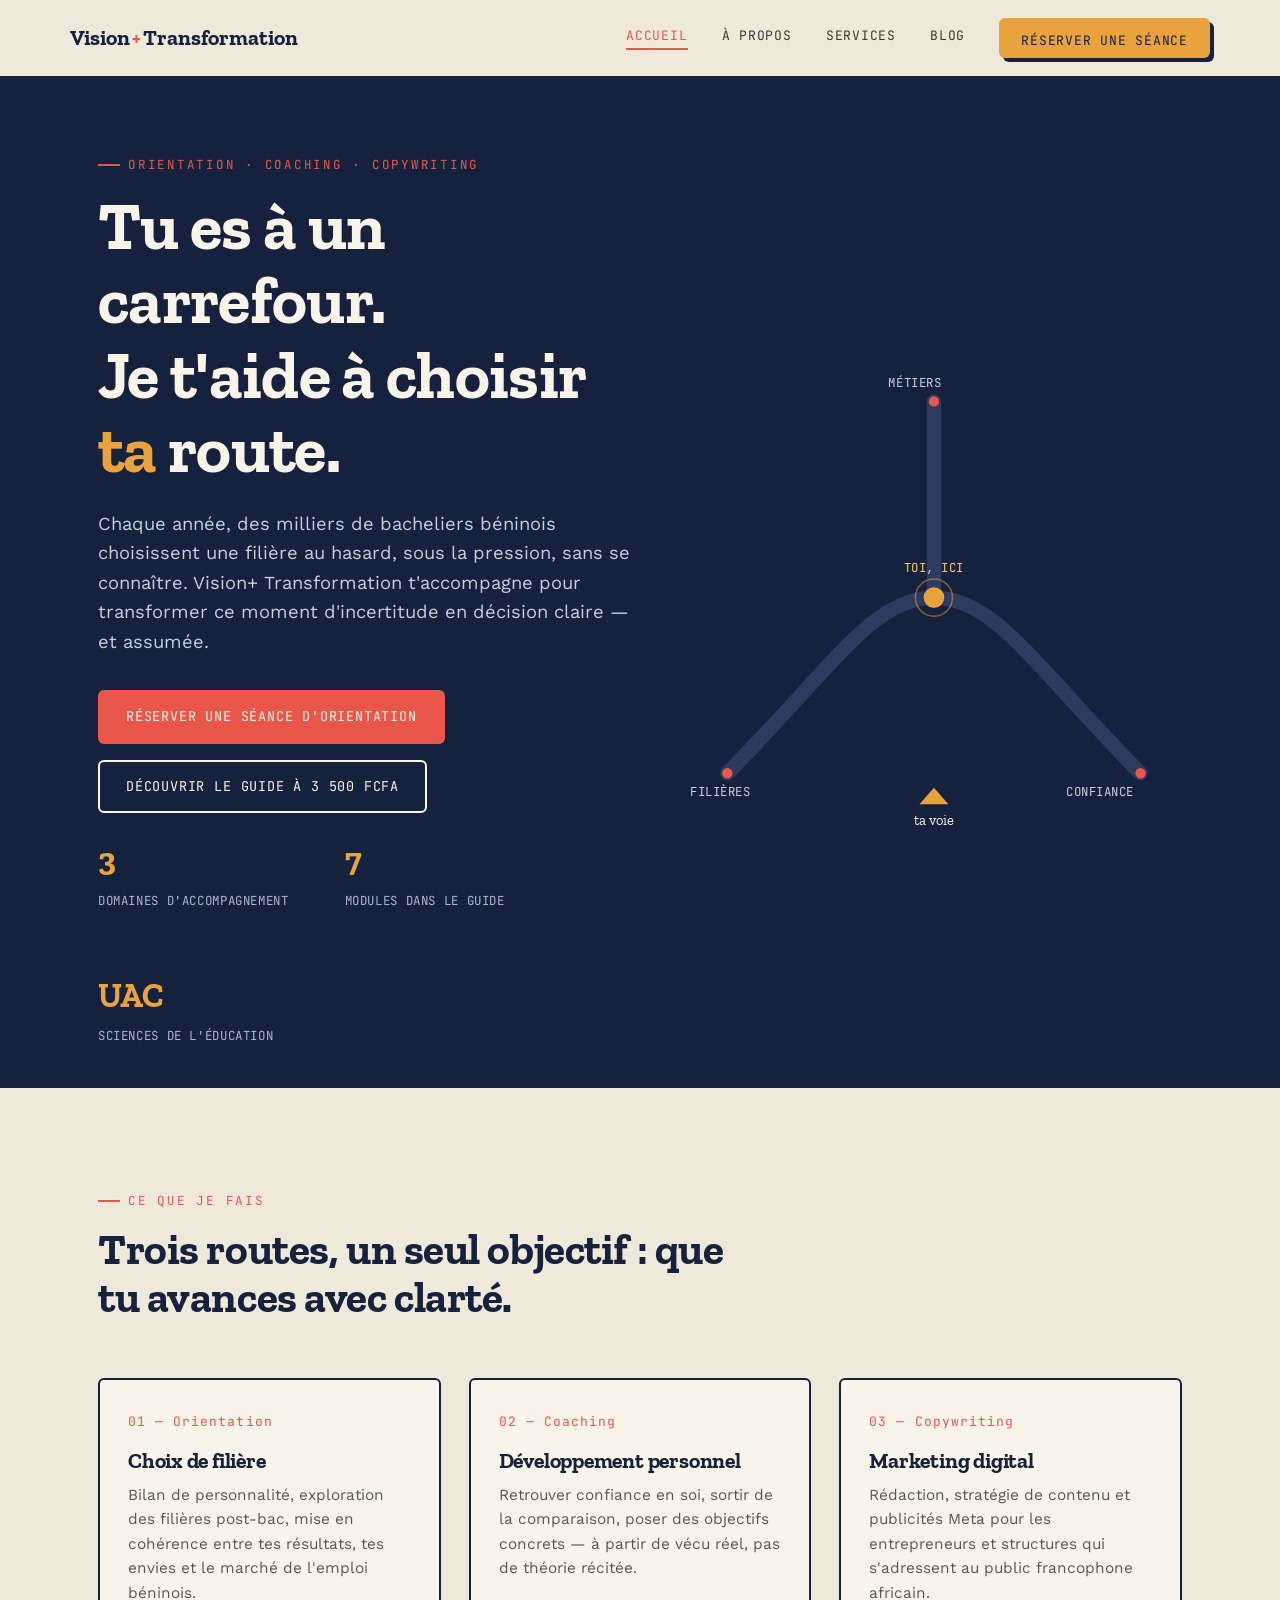
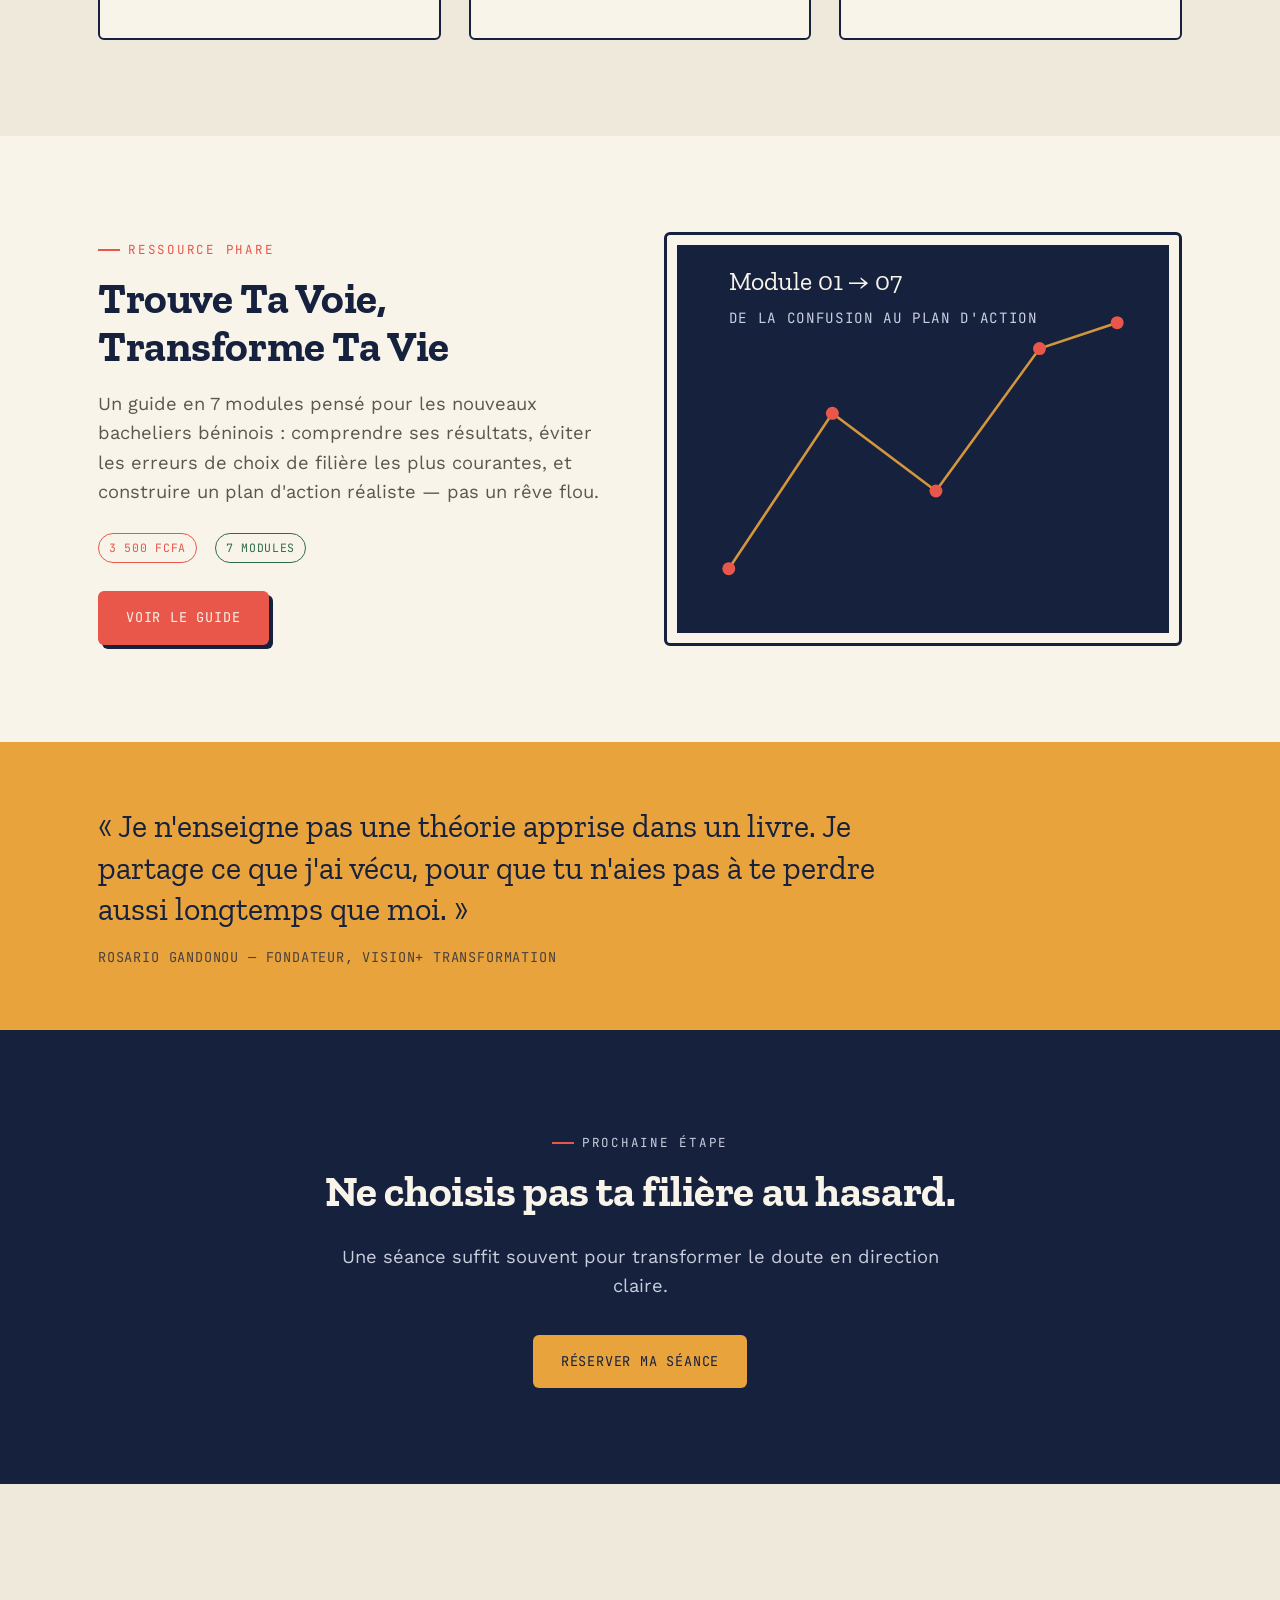
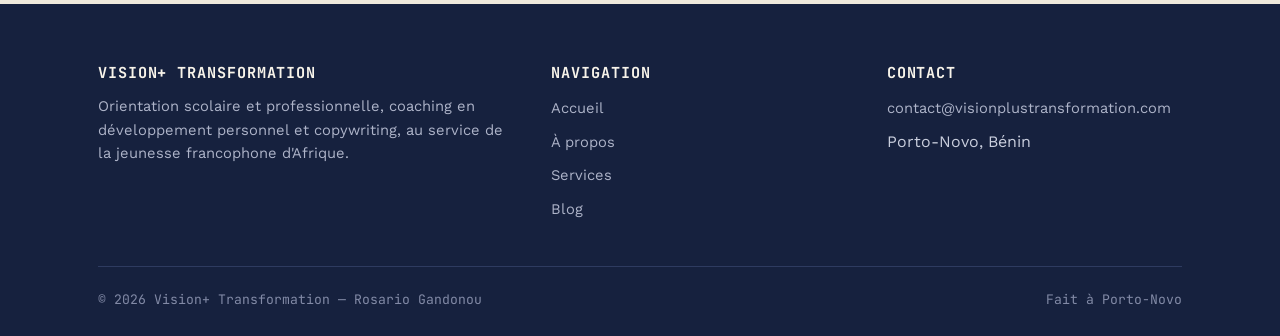
<file: index.html>
<!DOCTYPE html>
<html lang="fr">
<head>
<meta charset="UTF-8">
<meta name="viewport" content="width=device-width, initial-scale=1.0">
<title>Vision+ Transformation — Trouve ta voie, avec Rosario Gandonou</title>
<meta name="description" content="Orientation scolaire et professionnelle, coaching en développement personnel et copywriting pour les jeunes francophones d'Afrique.">
<link rel="preconnect" href="https://fonts.googleapis.com">
<link href="https://fonts.googleapis.com/css2?family=Zilla+Slab:wght@500;600;700&family=Work+Sans:wght@400;500;600;700&family=JetBrains+Mono:wght@500;600&display=swap" rel="stylesheet">
<link rel="stylesheet" href="style.css">
</head>
<body>

<header class="site-header">
  <div class="wrap nav">
    <a href="index.html" class="logo">Vision<span>+</span> Transformation</a>
    <nav class="nav-links">
      <a href="index.html" class="active">Accueil</a>
      <a href="a-propos.html">À propos</a>
      <a href="services.html">Services</a>
      <a href="blog.html">Blog</a>
      <a href="services.html#contact" class="btn btn-gold nav-cta">Réserver une séance</a>
    </nav>
    <button class="nav-toggle" aria-label="Menu">
      <svg width="26" height="20" viewBox="0 0 26 20" fill="none"><path d="M0 1H26M0 10H26M0 19H26" stroke="#16213E" stroke-width="2"/></svg>
    </button>
  </div>
</header>

<!-- HERO : le carrefour -->
<section class="hero">
  <div class="wrap">
    <div>
      <p class="eyebrow">Orientation · Coaching · Copywriting</p>
      <h1>Tu es à un carrefour.<br>Je t'aide à choisir <em>ta</em> route.</h1>
      <p class="lede">Chaque année, des milliers de bacheliers béninois choisissent une filière au hasard, sous la pression, sans se connaître. Vision+ Transformation t'accompagne pour transformer ce moment d'incertitude en décision claire — et assumée.</p>
      <div class="hero-actions">
        <a href="services.html#contact" class="btn btn-primary">Réserver une séance d'orientation</a>
        <a href="services.html#guide" class="btn btn-ghost-light">Découvrir le guide à 3 500 FCFA</a>
      </div>
      <div class="stat-row">
        <div class="stat"><b>3</b><span>Domaines d'accompagnement</span></div>
        <div class="stat"><b>7</b><span>Modules dans le guide</span></div>
        <div class="stat"><b>UAC</b><span>Sciences de l'éducation</span></div>
      </div>
    </div>

    <div>
      <!-- SVG carrefour : routes qui divergent puis se recentrent -->
      <svg viewBox="0 0 480 460" width="100%" height="auto" role="img" aria-label="Illustration d'un carrefour avec trois routes menant à un point de décision">
        <defs>
          <linearGradient id="roadGold" x1="0" y1="0" x2="1" y2="1">
            <stop offset="0" stop-color="#F4C878"/>
            <stop offset="1" stop-color="#E8A33D"/>
          </linearGradient>
        </defs>

        <!-- routes de fond -->
        <path d="M40 400 C 140 300, 180 230, 240 230" stroke="#2E3B60" stroke-width="14" fill="none" stroke-linecap="round"/>
        <path d="M240 40 C 240 120, 240 170, 240 230" stroke="#2E3B60" stroke-width="14" fill="none" stroke-linecap="round"/>
        <path d="M440 400 C 340 300, 300 230, 240 230" stroke="#2E3B60" stroke-width="14" fill="none" stroke-linecap="round"/>

        <!-- route claire : celle qu'on choisit -->
        <path d="M240 230 C 240 300, 240 360, 240 430" stroke="url(#roadGold)" stroke-width="16" fill="none" stroke-linecap="round"/>

        <!-- pointillés de route -->
        <path d="M240 250 L240 420" stroke="#16213E" stroke-width="2" stroke-dasharray="6 10" opacity=".5"/>

        <!-- panneaux -->
        <g font-family="JetBrains Mono, monospace" font-size="12" fill="#C9CEDD">
          <circle cx="40" cy="400" r="5" fill="#E8574A"/>
          <text x="4" y="422" letter-spacing="0.5">FILIÈRES</text>

          <circle cx="240" cy="40" r="5" fill="#E8574A"/>
          <text x="196" y="26" letter-spacing="0.5">MÉTIERS</text>

          <circle cx="440" cy="400" r="5" fill="#E8574A"/>
          <text x="368" y="422" letter-spacing="0.5">CONFIANCE</text>
        </g>

        <!-- point de décision -->
        <circle cx="240" cy="230" r="10" fill="#E8A33D"/>
        <circle cx="240" cy="230" r="18" fill="none" stroke="#E8A33D" stroke-width="1.5" opacity=".5"/>
        <text x="240" y="205" text-anchor="middle" font-family="JetBrains Mono, monospace" font-size="12" fill="#F4C878" letter-spacing="0.5">TOI, ICI</text>

        <!-- destination -->
        <g transform="translate(240,430)">
          <path d="M-14 0 L0 -16 L14 0 Z" fill="#E8A33D"/>
          <text x="0" y="20" text-anchor="middle" font-family="Zilla Slab, serif" font-size="14" fill="#F8F4EA">ta voie</text>
        </g>
      </svg>
    </div>
  </div>
</section>

<!-- CE QUE JE FAIS -->
<section>
  <div class="wrap">
    <div class="section-head">
      <p class="eyebrow">Ce que je fais</p>
      <h2>Trois routes, un seul objectif : que tu avances avec clarté.</h2>
    </div>
    <div class="grid-3">
      <div class="card">
        <span class="num">01 — Orientation</span>
        <h3>Choix de filière</h3>
        <p>Bilan de personnalité, exploration des filières post-bac, mise en cohérence entre tes résultats, tes envies et le marché de l'emploi béninois.</p>
      </div>
      <div class="card">
        <span class="num">02 — Coaching</span>
        <h3>Développement personnel</h3>
        <p>Retrouver confiance en soi, sortir de la comparaison, poser des objectifs concrets — à partir de vécu réel, pas de théorie récitée.</p>
      </div>
      <div class="card">
        <span class="num">03 — Copywriting</span>
        <h3>Marketing digital</h3>
        <p>Rédaction, stratégie de contenu et publicités Meta pour les entrepreneurs et structures qui s'adressent au public francophone africain.</p>
      </div>
    </div>
  </div>
</section>

<!-- LE GUIDE -->
<section class="section-alt" id="guide">
  <div class="wrap grid-2">
    <div>
      <p class="eyebrow">Ressource phare</p>
      <h2>Trouve Ta Voie, Transforme Ta Vie</h2>
      <p class="lede" style="margin:18px 0 26px;">Un guide en 7 modules pensé pour les nouveaux bacheliers béninois : comprendre ses résultats, éviter les erreurs de choix de filière les plus courantes, et construire un plan d'action réaliste — pas un rêve flou.</p>
      <div style="display:flex;align-items:center;gap:18px;">
        <span class="tag tag-coral">3 500 FCFA</span>
        <span class="tag tag-forest">7 modules</span>
      </div>
      <div class="hero-actions" style="margin-top:28px;">
        <a href="services.html#guide" class="btn btn-primary">Voir le guide</a>
      </div>
    </div>
    <div class="portrait-frame">
      <svg viewBox="0 0 380 300" width="100%">
        <rect width="380" height="300" fill="#16213E"/>
        <g stroke="#E8A33D" stroke-width="2" fill="none" opacity="0.9">
          <path d="M40 250 L120 130 L200 190 L280 80 L340 60"/>
        </g>
        <g fill="#E8574A">
          <circle cx="40" cy="250" r="5"/>
          <circle cx="120" cy="130" r="5"/>
          <circle cx="200" cy="190" r="5"/>
          <circle cx="280" cy="80" r="5"/>
          <circle cx="340" cy="60" r="5"/>
        </g>
        <text x="40" y="35" font-family="Zilla Slab, serif" font-size="20" fill="#F8F4EA">Module 01 → 07</text>
        <text x="40" y="60" font-family="JetBrains Mono, monospace" font-size="11" fill="#C9CEDD" letter-spacing="0.5">DE LA CONFUSION AU PLAN D'ACTION</text>
      </svg>
    </div>
  </div>
</section>

<!-- QUOTE / PHILOSOPHIE -->
<section class="quote-strip">
  <div class="wrap">
    <blockquote>
      « Je n'enseigne pas une théorie apprise dans un livre. Je partage ce que j'ai vécu, pour que tu n'aies pas à te perdre aussi longtemps que moi. »
      <cite>Rosario Gandonou — Fondateur, Vision+ Transformation</cite>
    </blockquote>
  </div>
</section>

<!-- CTA FINAL -->
<section class="section-dark">
  <div class="wrap" style="text-align:center;">
    <p class="eyebrow" style="justify-content:center;">Prochaine étape</p>
    <h2 style="max-width:640px;margin:0 auto 26px;">Ne choisis pas ta filière au hasard.</h2>
    <p class="lede" style="margin:0 auto 34px;color:#C9CEDD;">Une séance suffit souvent pour transformer le doute en direction claire.</p>
    <a href="services.html#contact" class="btn btn-gold">Réserver ma séance</a>
  </div>
</section>

<footer class="site-footer">
  <div class="wrap">
    <div class="footer-grid">
      <div>
        <h4>Vision+ Transformation</h4>
        <p>Orientation scolaire et professionnelle, coaching en développement personnel et copywriting, au service de la jeunesse francophone d'Afrique.</p>
      </div>
      <div>
        <h4>Navigation</h4>
        <ul>
          <li><a href="index.html">Accueil</a></li>
          <li><a href="a-propos.html">À propos</a></li>
          <li><a href="services.html">Services</a></li>
          <li><a href="blog.html">Blog</a></li>
        </ul>
      </div>
      <div>
        <h4>Contact</h4>
        <ul>
          <li><a href="mailto:contact@visionplustransformation.com">contact@visionplustransformation.com</a></li>
          <li>Porto-Novo, Bénin</li>
        </ul>
      </div>
    </div>
    <div class="footer-bottom">
      <span>© <span data-year></span> Vision+ Transformation — Rosario Gandonou</span>
      <span>Fait à Porto-Novo</span>
    </div>
  </div>
</footer>

<script src="script.js"></script>
</body>
</html>
</file>
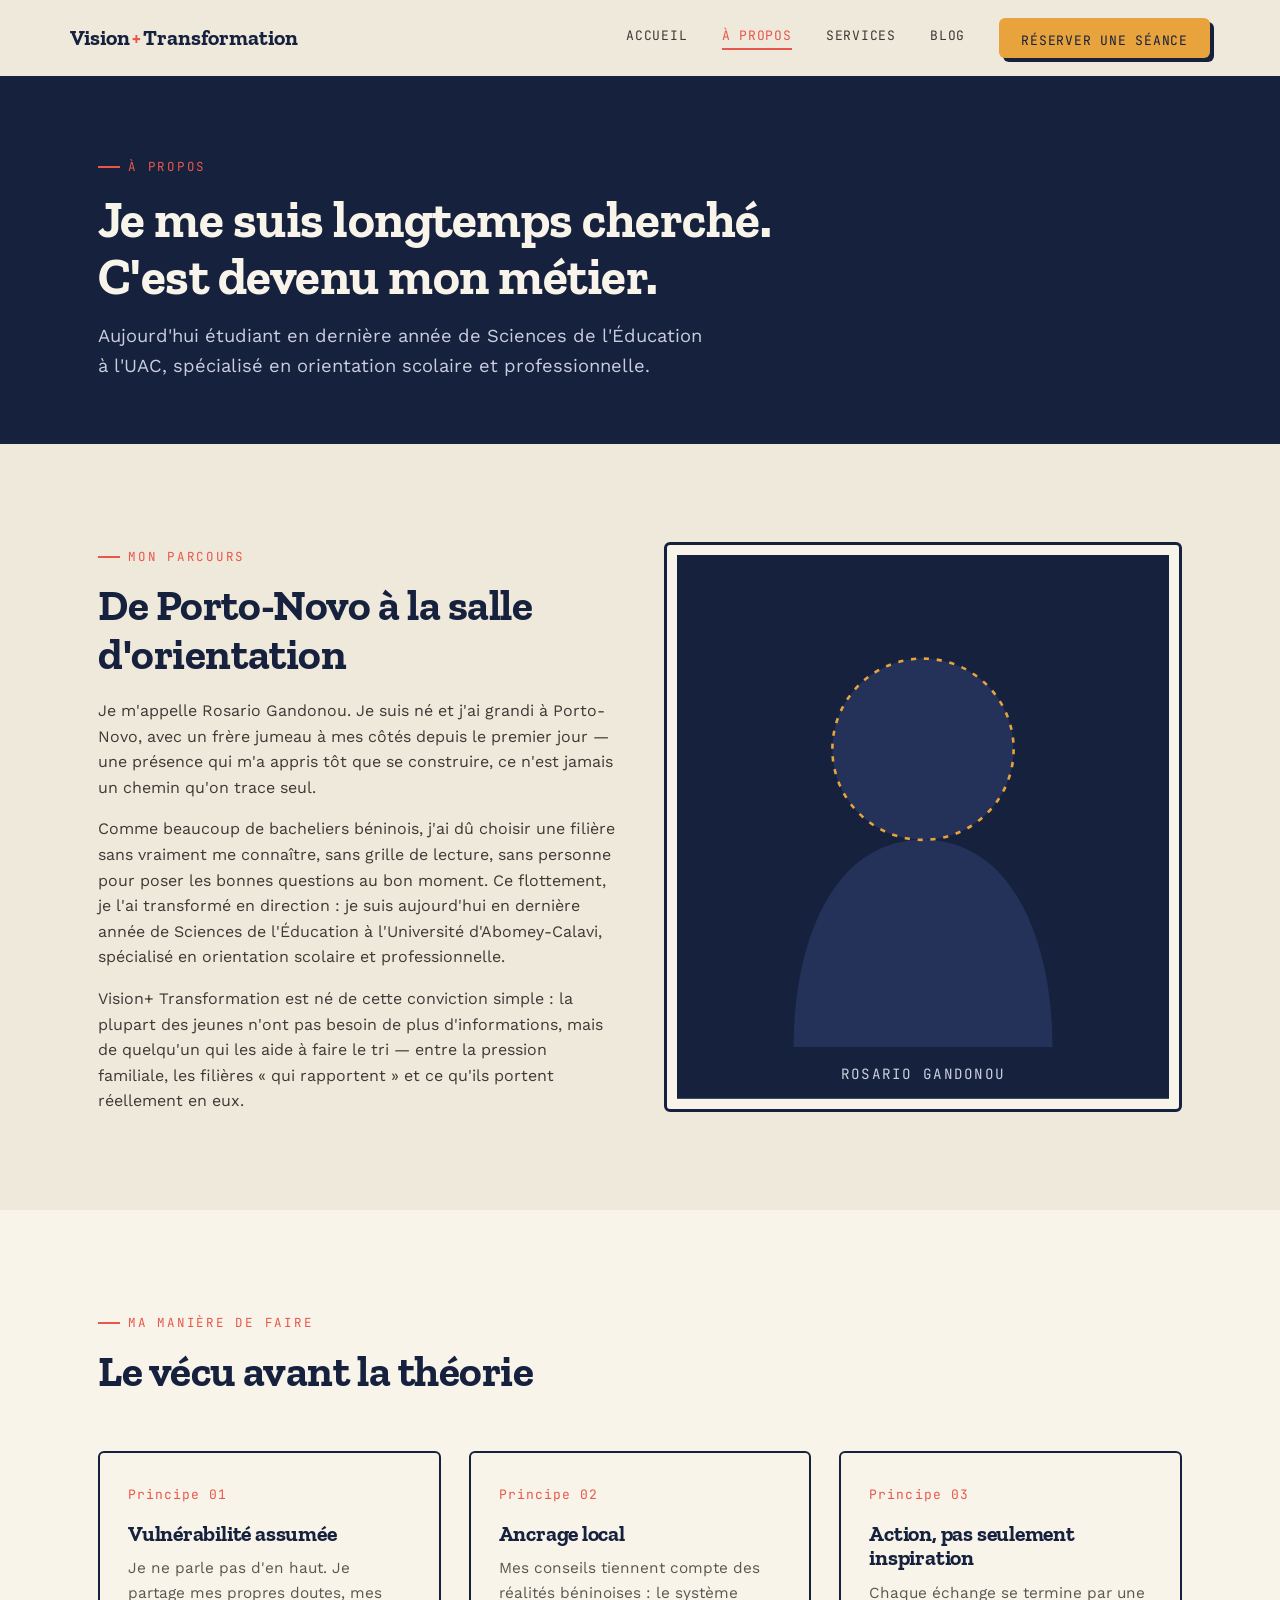
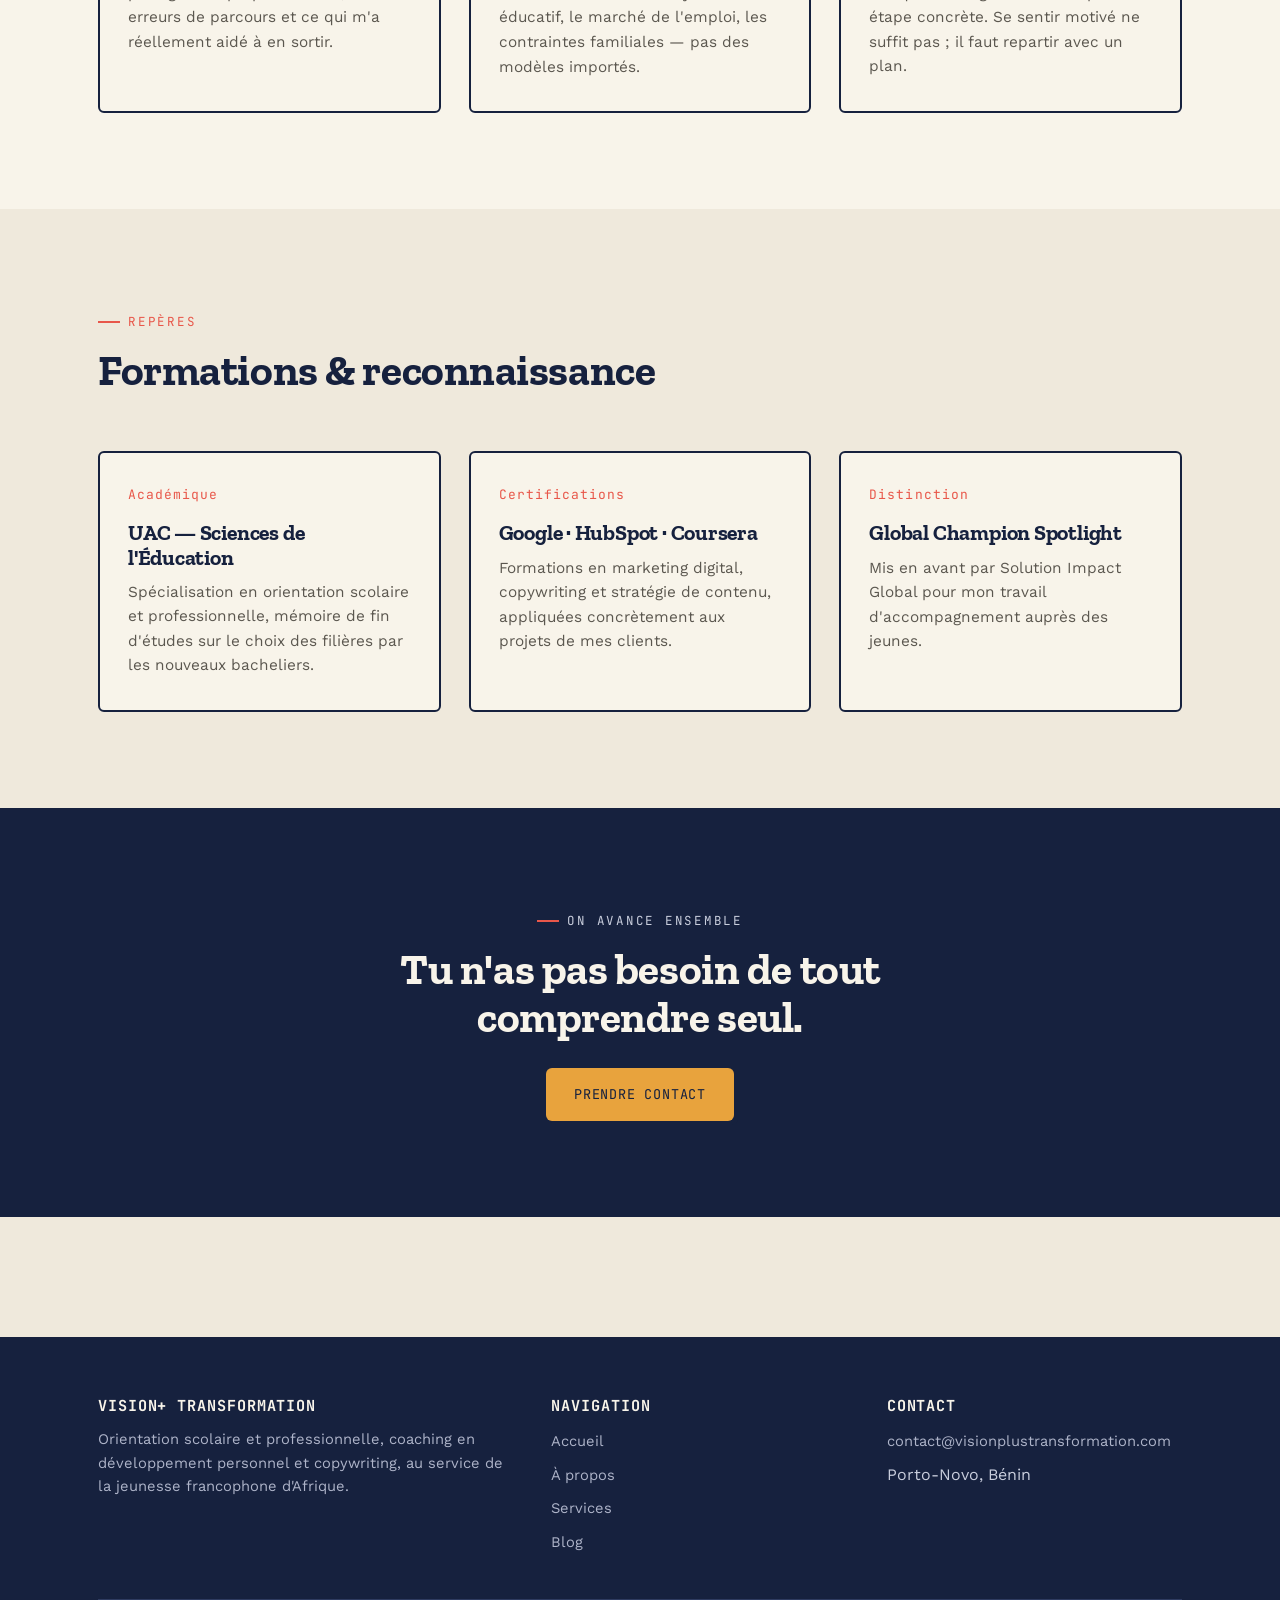
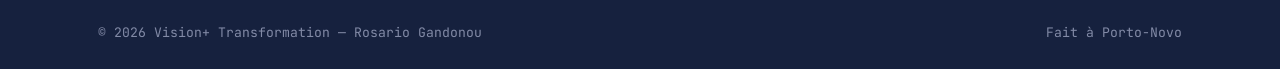
<file: a-propos.html>
<!DOCTYPE html>
<html lang="fr">
<head>
<meta charset="UTF-8">
<meta name="viewport" content="width=device-width, initial-scale=1.0">
<title>À propos — Vision+ Transformation</title>
<meta name="description" content="L'histoire de Rosario Gandonou, fondateur de Vision+ Transformation : de l'incertitude au métier d'orienter les autres.">
<link rel="preconnect" href="https://fonts.googleapis.com">
<link href="https://fonts.googleapis.com/css2?family=Zilla+Slab:wght@500;600;700&family=Work+Sans:wght@400;500;600;700&family=JetBrains+Mono:wght@500;600&display=swap" rel="stylesheet">
<link rel="stylesheet" href="style.css">
</head>
<body>

<header class="site-header">
  <div class="wrap nav">
    <a href="index.html" class="logo">Vision<span>+</span> Transformation</a>
    <nav class="nav-links">
      <a href="index.html">Accueil</a>
      <a href="a-propos.html" class="active">À propos</a>
      <a href="services.html">Services</a>
      <a href="blog.html">Blog</a>
      <a href="services.html#contact" class="btn btn-gold nav-cta">Réserver une séance</a>
    </nav>
    <button class="nav-toggle" aria-label="Menu">
      <svg width="26" height="20" viewBox="0 0 26 20" fill="none"><path d="M0 1H26M0 10H26M0 19H26" stroke="#16213E" stroke-width="2"/></svg>
    </button>
  </div>
</header>

<section class="page-hero">
  <div class="wrap">
    <p class="eyebrow">À propos</p>
    <h1>Je me suis longtemps cherché.<br>C'est devenu mon métier.</h1>
    <p class="lede">Aujourd'hui étudiant en dernière année de Sciences de l'Éducation à l'UAC, spécialisé en orientation scolaire et professionnelle.</p>
  </div>
</section>

<section>
  <div class="wrap grid-2">
    <div>
      <p class="eyebrow">Mon parcours</p>
      <h2>De Porto-Novo à la salle d'orientation</h2>
      <p style="margin-top:20px;">Je m'appelle Rosario Gandonou. Je suis né et j'ai grandi à Porto-Novo, avec un frère jumeau à mes côtés depuis le premier jour — une présence qui m'a appris tôt que se construire, ce n'est jamais un chemin qu'on trace seul.</p>
      <p style="margin-top:16px;">Comme beaucoup de bacheliers béninois, j'ai dû choisir une filière sans vraiment me connaître, sans grille de lecture, sans personne pour poser les bonnes questions au bon moment. Ce flottement, je l'ai transformé en direction : je suis aujourd'hui en dernière année de Sciences de l'Éducation à l'Université d'Abomey-Calavi, spécialisé en orientation scolaire et professionnelle.</p>
      <p style="margin-top:16px;">Vision+ Transformation est né de cette conviction simple : la plupart des jeunes n'ont pas besoin de plus d'informations, mais de quelqu'un qui les aide à faire le tri — entre la pression familiale, les filières « qui rapportent » et ce qu'ils portent réellement en eux.</p>
    </div>
    <div class="portrait-frame">
      <svg viewBox="0 0 380 420" width="100%">
        <rect width="380" height="420" fill="#16213E"/>
        <circle cx="190" cy="150" r="70" fill="#24325A"/>
        <path d="M190 220 C 120 220, 90 300, 90 380 L290 380 C 290 300, 260 220, 190 220 Z" fill="#24325A"/>
        <circle cx="190" cy="150" r="70" fill="none" stroke="#E8A33D" stroke-width="2" stroke-dasharray="4 6"/>
        <text x="190" y="405" text-anchor="middle" font-family="JetBrains Mono, monospace" font-size="11" fill="#C9CEDD" letter-spacing="1">ROSARIO GANDONOU</text>
      </svg>
    </div>
  </div>
</section>

<section class="section-alt">
  <div class="wrap">
    <div class="section-head">
      <p class="eyebrow">Ma manière de faire</p>
      <h2>Le vécu avant la théorie</h2>
    </div>
    <div class="grid-3">
      <div class="card">
        <span class="num">Principe 01</span>
        <h3>Vulnérabilité assumée</h3>
        <p>Je ne parle pas d'en haut. Je partage mes propres doutes, mes erreurs de parcours et ce qui m'a réellement aidé à en sortir.</p>
      </div>
      <div class="card">
        <span class="num">Principe 02</span>
        <h3>Ancrage local</h3>
        <p>Mes conseils tiennent compte des réalités béninoises : le système éducatif, le marché de l'emploi, les contraintes familiales — pas des modèles importés.</p>
      </div>
      <div class="card">
        <span class="num">Principe 03</span>
        <h3>Action, pas seulement inspiration</h3>
        <p>Chaque échange se termine par une étape concrète. Se sentir motivé ne suffit pas ; il faut repartir avec un plan.</p>
      </div>
    </div>
  </div>
</section>

<section>
  <div class="wrap">
    <div class="section-head">
      <p class="eyebrow">Repères</p>
      <h2>Formations & reconnaissance</h2>
    </div>
    <div class="grid-3">
      <div class="card">
        <span class="num">Académique</span>
        <h3>UAC — Sciences de l'Éducation</h3>
        <p>Spécialisation en orientation scolaire et professionnelle, mémoire de fin d'études sur le choix des filières par les nouveaux bacheliers.</p>
      </div>
      <div class="card">
        <span class="num">Certifications</span>
        <h3>Google · HubSpot · Coursera</h3>
        <p>Formations en marketing digital, copywriting et stratégie de contenu, appliquées concrètement aux projets de mes clients.</p>
      </div>
      <div class="card">
        <span class="num">Distinction</span>
        <h3>Global Champion Spotlight</h3>
        <p>Mis en avant par Solution Impact Global pour mon travail d'accompagnement auprès des jeunes.</p>
      </div>
    </div>
  </div>
</section>

<section class="section-dark">
  <div class="wrap" style="text-align:center;">
    <p class="eyebrow" style="justify-content:center;">On avance ensemble</p>
    <h2 style="max-width:600px;margin:0 auto 26px;">Tu n'as pas besoin de tout comprendre seul.</h2>
    <a href="services.html#contact" class="btn btn-gold">Prendre contact</a>
  </div>
</section>

<footer class="site-footer">
  <div class="wrap">
    <div class="footer-grid">
      <div>
        <h4>Vision+ Transformation</h4>
        <p>Orientation scolaire et professionnelle, coaching en développement personnel et copywriting, au service de la jeunesse francophone d'Afrique.</p>
      </div>
      <div>
        <h4>Navigation</h4>
        <ul>
          <li><a href="index.html">Accueil</a></li>
          <li><a href="a-propos.html">À propos</a></li>
          <li><a href="services.html">Services</a></li>
          <li><a href="blog.html">Blog</a></li>
        </ul>
      </div>
      <div>
        <h4>Contact</h4>
        <ul>
          <li><a href="mailto:contact@visionplustransformation.com">contact@visionplustransformation.com</a></li>
          <li>Porto-Novo, Bénin</li>
        </ul>
      </div>
    </div>
    <div class="footer-bottom">
      <span>© <span data-year></span> Vision+ Transformation — Rosario Gandonou</span>
      <span>Fait à Porto-Novo</span>
    </div>
  </div>
</footer>

<script src="script.js"></script>
</body>
</html>
</file>
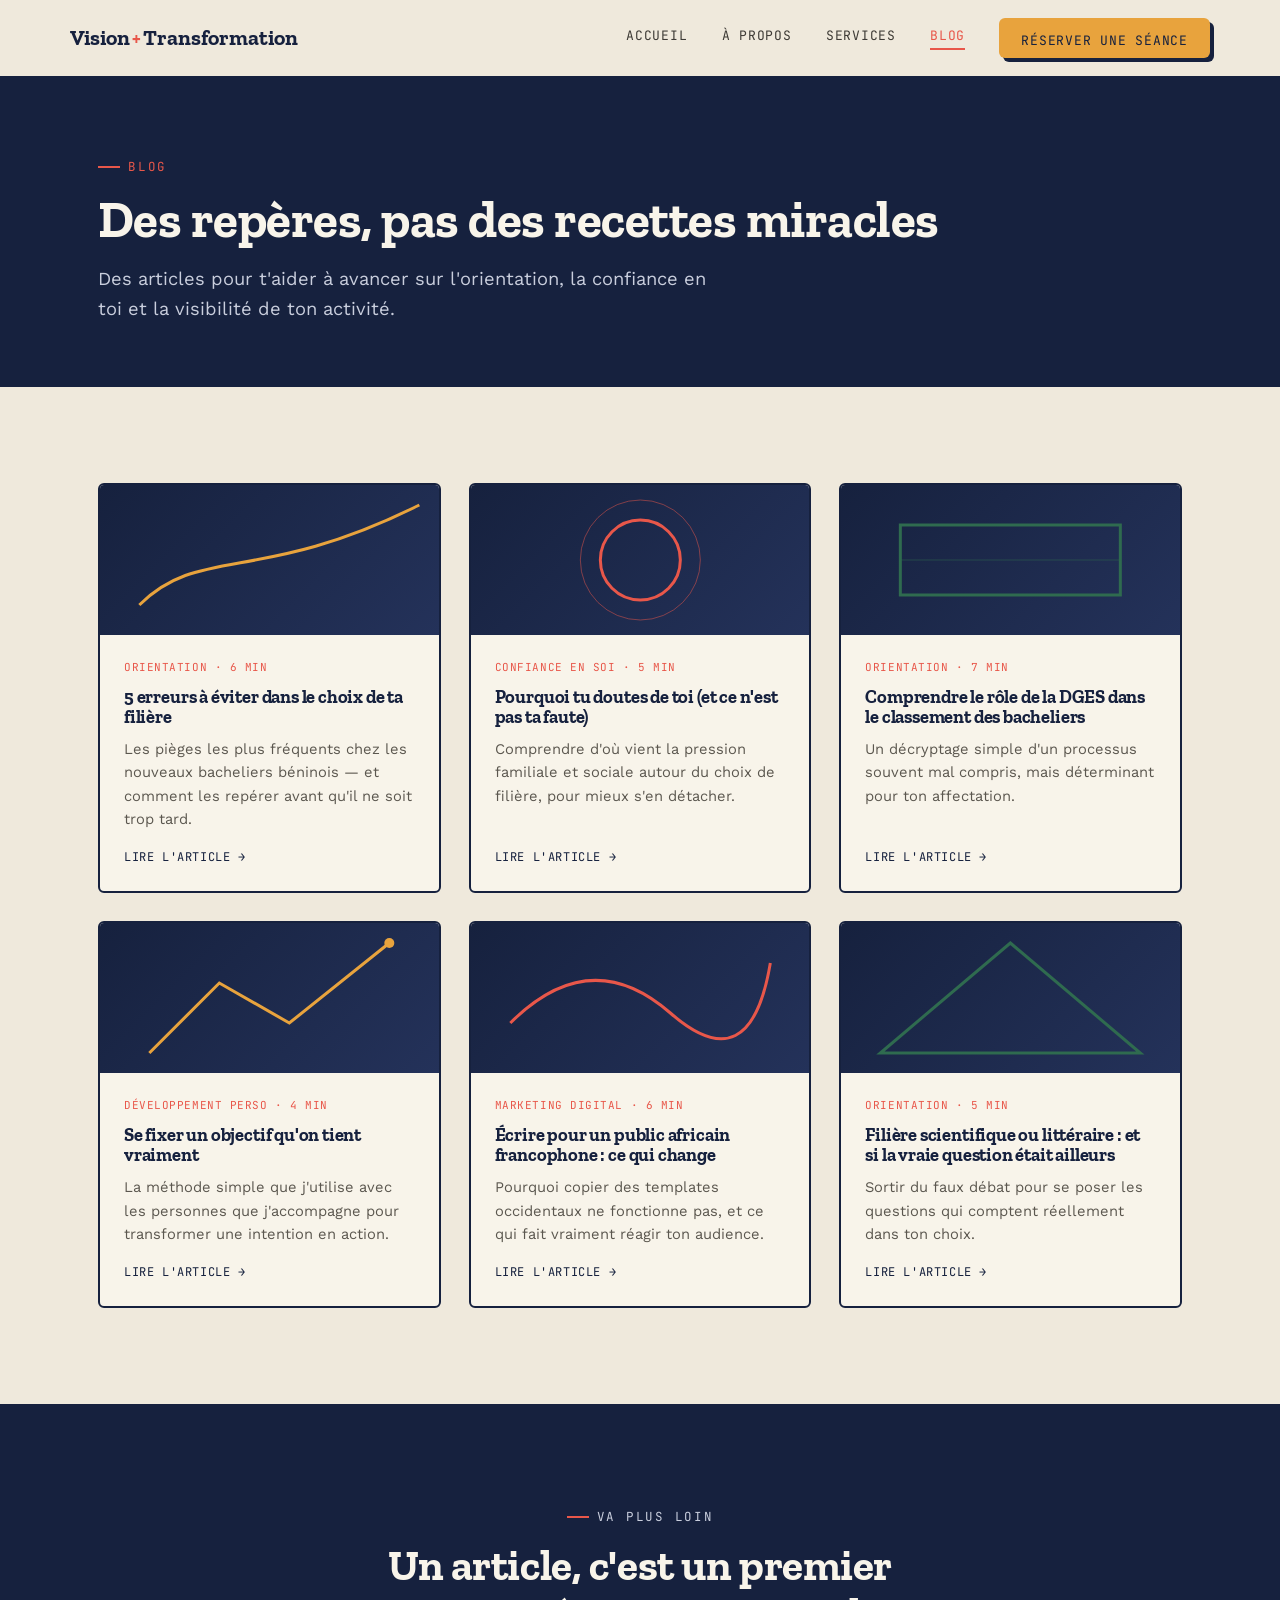
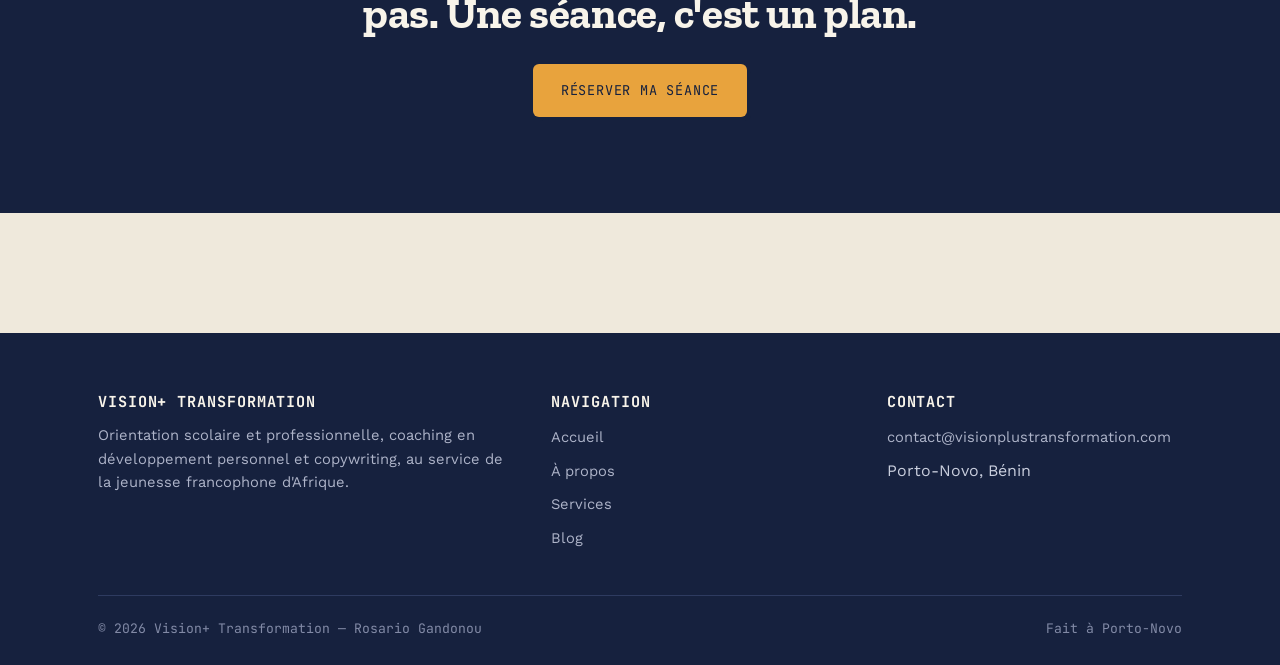
<file: blog.html>
<!DOCTYPE html>
<html lang="fr">
<head>
<meta charset="UTF-8">
<meta name="viewport" content="width=device-width, initial-scale=1.0">
<title>Blog — Vision+ Transformation</title>
<meta name="description" content="Articles sur l'orientation scolaire, la confiance en soi et le marketing digital pour la jeunesse francophone africaine.">
<link rel="preconnect" href="https://fonts.googleapis.com">
<link href="https://fonts.googleapis.com/css2?family=Zilla+Slab:wght@500;600;700&family=Work+Sans:wght@400;500;600;700&family=JetBrains+Mono:wght@500;600&display=swap" rel="stylesheet">
<link rel="stylesheet" href="style.css">
</head>
<body>

<header class="site-header">
  <div class="wrap nav">
    <a href="index.html" class="logo">Vision<span>+</span> Transformation</a>
    <nav class="nav-links">
      <a href="index.html">Accueil</a>
      <a href="a-propos.html">À propos</a>
      <a href="services.html">Services</a>
      <a href="blog.html" class="active">Blog</a>
      <a href="services.html#contact" class="btn btn-gold nav-cta">Réserver une séance</a>
    </nav>
    <button class="nav-toggle" aria-label="Menu">
      <svg width="26" height="20" viewBox="0 0 26 20" fill="none"><path d="M0 1H26M0 10H26M0 19H26" stroke="#16213E" stroke-width="2"/></svg>
    </button>
  </div>
</header>

<section class="page-hero">
  <div class="wrap">
    <p class="eyebrow">Blog</p>
    <h1>Des repères, pas des recettes miracles</h1>
    <p class="lede">Des articles pour t'aider à avancer sur l'orientation, la confiance en toi et la visibilité de ton activité.</p>
  </div>
</section>

<section>
  <div class="wrap">
    <div class="grid-3">

      <a href="#" class="blog-card">
        <div class="thumb">
          <svg viewBox="0 0 300 150"><path d="M20 120 C 80 60, 140 100, 300 20" stroke="#E8A33D" stroke-width="3" fill="none"/></svg>
        </div>
        <div class="body">
          <span class="meta">Orientation · 6 min</span>
          <h3>5 erreurs à éviter dans le choix de ta filière</h3>
          <p>Les pièges les plus fréquents chez les nouveaux bacheliers béninois — et comment les repérer avant qu'il ne soit trop tard.</p>
          <span class="read">Lire l'article →</span>
        </div>
      </a>

      <a href="#" class="blog-card">
        <div class="thumb">
          <svg viewBox="0 0 300 150"><circle cx="150" cy="75" r="40" fill="none" stroke="#E8574A" stroke-width="3"/><circle cx="150" cy="75" r="60" fill="none" stroke="#E8574A" stroke-width="1" opacity=".5"/></svg>
        </div>
        <div class="body">
          <span class="meta">Confiance en soi · 5 min</span>
          <h3>Pourquoi tu doutes de toi (et ce n'est pas ta faute)</h3>
          <p>Comprendre d'où vient la pression familiale et sociale autour du choix de filière, pour mieux s'en détacher.</p>
          <span class="read">Lire l'article →</span>
        </div>
      </a>

      <a href="#" class="blog-card">
        <div class="thumb">
          <svg viewBox="0 0 300 150"><rect x="40" y="40" width="220" height="70" fill="none" stroke="#2F6B4F" stroke-width="3"/><path d="M40 75 H260" stroke="#2F6B4F" stroke-width="1" opacity=".5"/></svg>
        </div>
        <div class="body">
          <span class="meta">Orientation · 7 min</span>
          <h3>Comprendre le rôle de la DGES dans le classement des bacheliers</h3>
          <p>Un décryptage simple d'un processus souvent mal compris, mais déterminant pour ton affectation.</p>
          <span class="read">Lire l'article →</span>
        </div>
      </a>

      <a href="#" class="blog-card">
        <div class="thumb">
          <svg viewBox="0 0 300 150"><path d="M30 130 L100 60 L170 100 L270 20" stroke="#E8A33D" stroke-width="3" fill="none"/><circle cx="270" cy="20" r="5" fill="#E8A33D"/></svg>
        </div>
        <div class="body">
          <span class="meta">Développement perso · 4 min</span>
          <h3>Se fixer un objectif qu'on tient vraiment</h3>
          <p>La méthode simple que j'utilise avec les personnes que j'accompagne pour transformer une intention en action.</p>
          <span class="read">Lire l'article →</span>
        </div>
      </a>

      <a href="#" class="blog-card">
        <div class="thumb">
          <svg viewBox="0 0 300 150"><path d="M20 100 Q100 20 180 90 T280 40" stroke="#E8574A" stroke-width="3" fill="none"/></svg>
        </div>
        <div class="body">
          <span class="meta">Marketing digital · 6 min</span>
          <h3>Écrire pour un public africain francophone : ce qui change</h3>
          <p>Pourquoi copier des templates occidentaux ne fonctionne pas, et ce qui fait vraiment réagir ton audience.</p>
          <span class="read">Lire l'article →</span>
        </div>
      </a>

      <a href="#" class="blog-card">
        <div class="thumb">
          <svg viewBox="0 0 300 150"><polygon points="150,20 280,130 20,130" fill="none" stroke="#2F6B4F" stroke-width="3"/></svg>
        </div>
        <div class="body">
          <span class="meta">Orientation · 5 min</span>
          <h3>Filière scientifique ou littéraire : et si la vraie question était ailleurs</h3>
          <p>Sortir du faux débat pour se poser les questions qui comptent réellement dans ton choix.</p>
          <span class="read">Lire l'article →</span>
        </div>
      </a>

    </div>
  </div>
</section>

<section class="section-dark">
  <div class="wrap" style="text-align:center;">
    <p class="eyebrow" style="justify-content:center;">Va plus loin</p>
    <h2 style="max-width:560px;margin:0 auto 26px;">Un article, c'est un premier pas. Une séance, c'est un plan.</h2>
    <a href="services.html#contact" class="btn btn-gold">Réserver ma séance</a>
  </div>
</section>

<footer class="site-footer">
  <div class="wrap">
    <div class="footer-grid">
      <div>
        <h4>Vision+ Transformation</h4>
        <p>Orientation scolaire et professionnelle, coaching en développement personnel et copywriting, au service de la jeunesse francophone d'Afrique.</p>
      </div>
      <div>
        <h4>Navigation</h4>
        <ul>
          <li><a href="index.html">Accueil</a></li>
          <li><a href="a-propos.html">À propos</a></li>
          <li><a href="services.html">Services</a></li>
          <li><a href="blog.html">Blog</a></li>
        </ul>
      </div>
      <div>
        <h4>Contact</h4>
        <ul>
          <li><a href="mailto:contact@visionplustransformation.com">contact@visionplustransformation.com</a></li>
          <li>Porto-Novo, Bénin</li>
        </ul>
      </div>
    </div>
    <div class="footer-bottom">
      <span>© <span data-year></span> Vision+ Transformation — Rosario Gandonou</span>
      <span>Fait à Porto-Novo</span>
    </div>
  </div>
</footer>

<script src="script.js"></script>
</body>
</html>
</file>
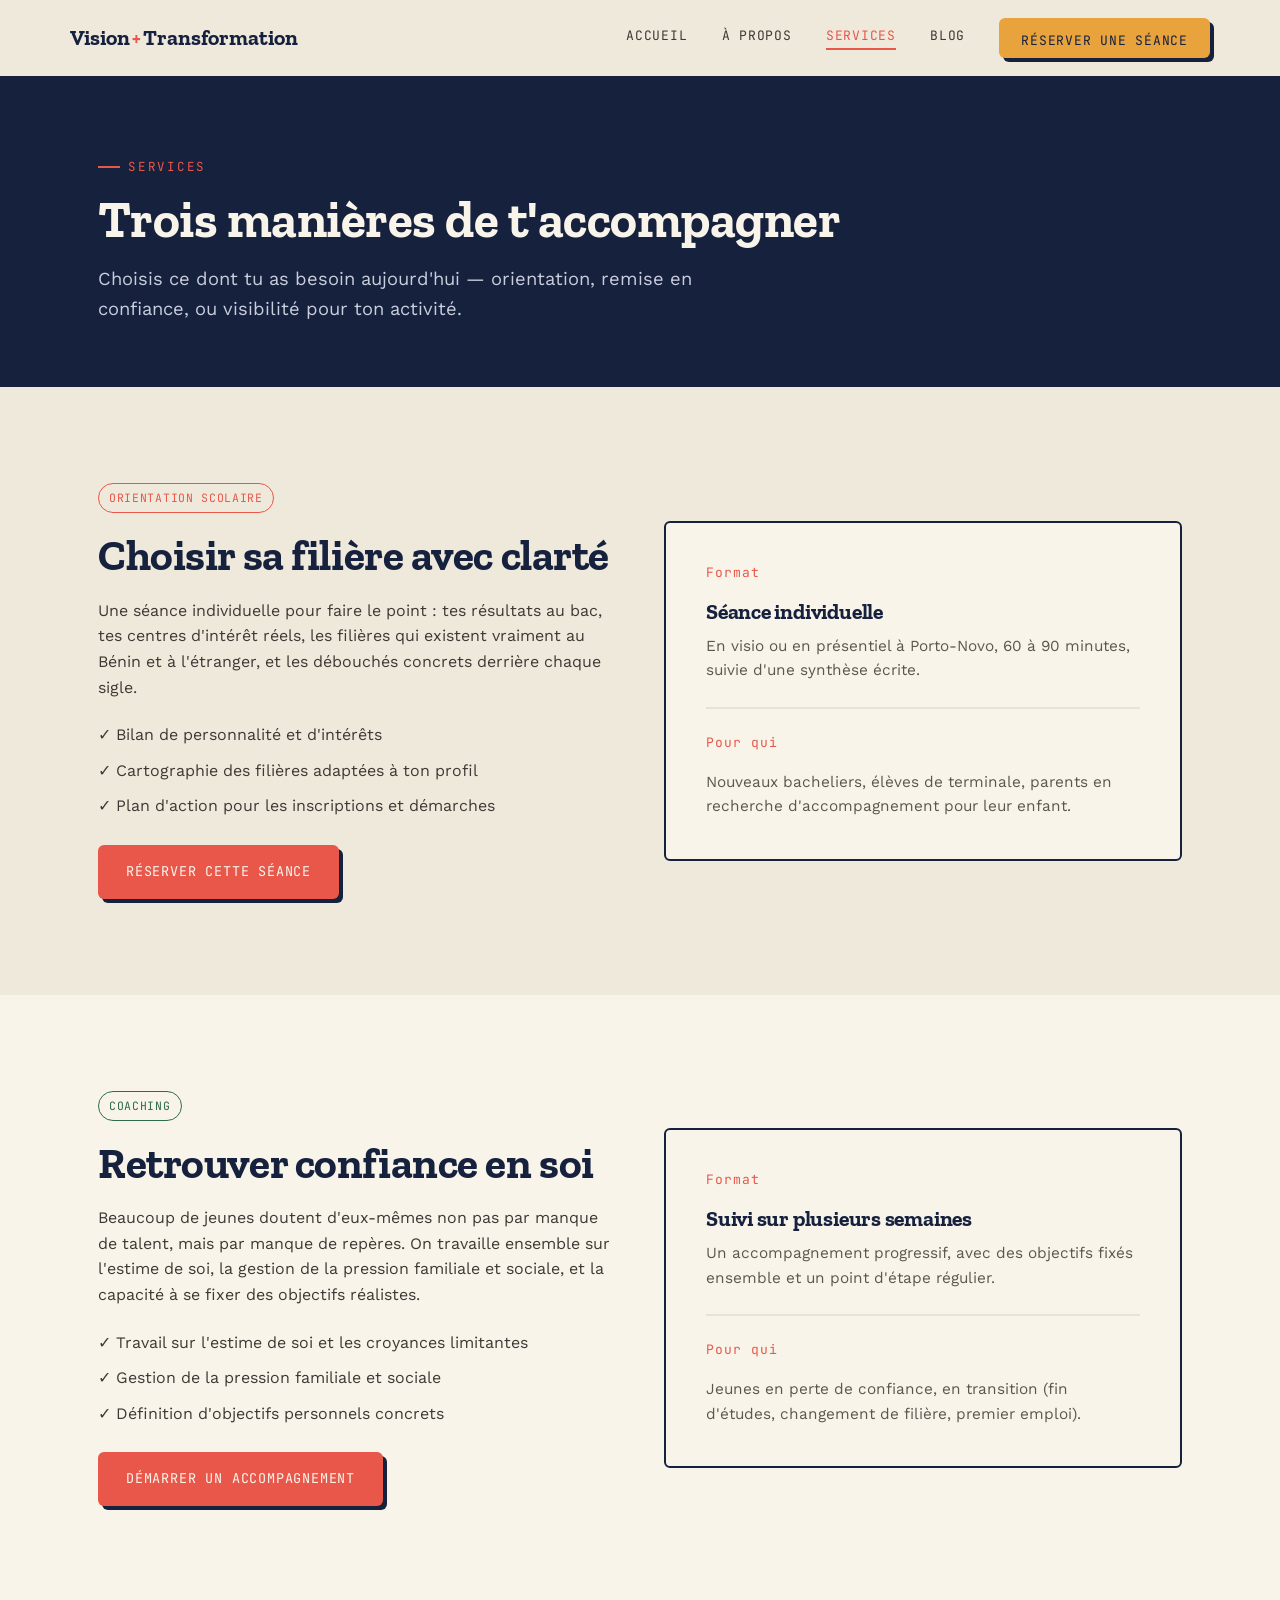
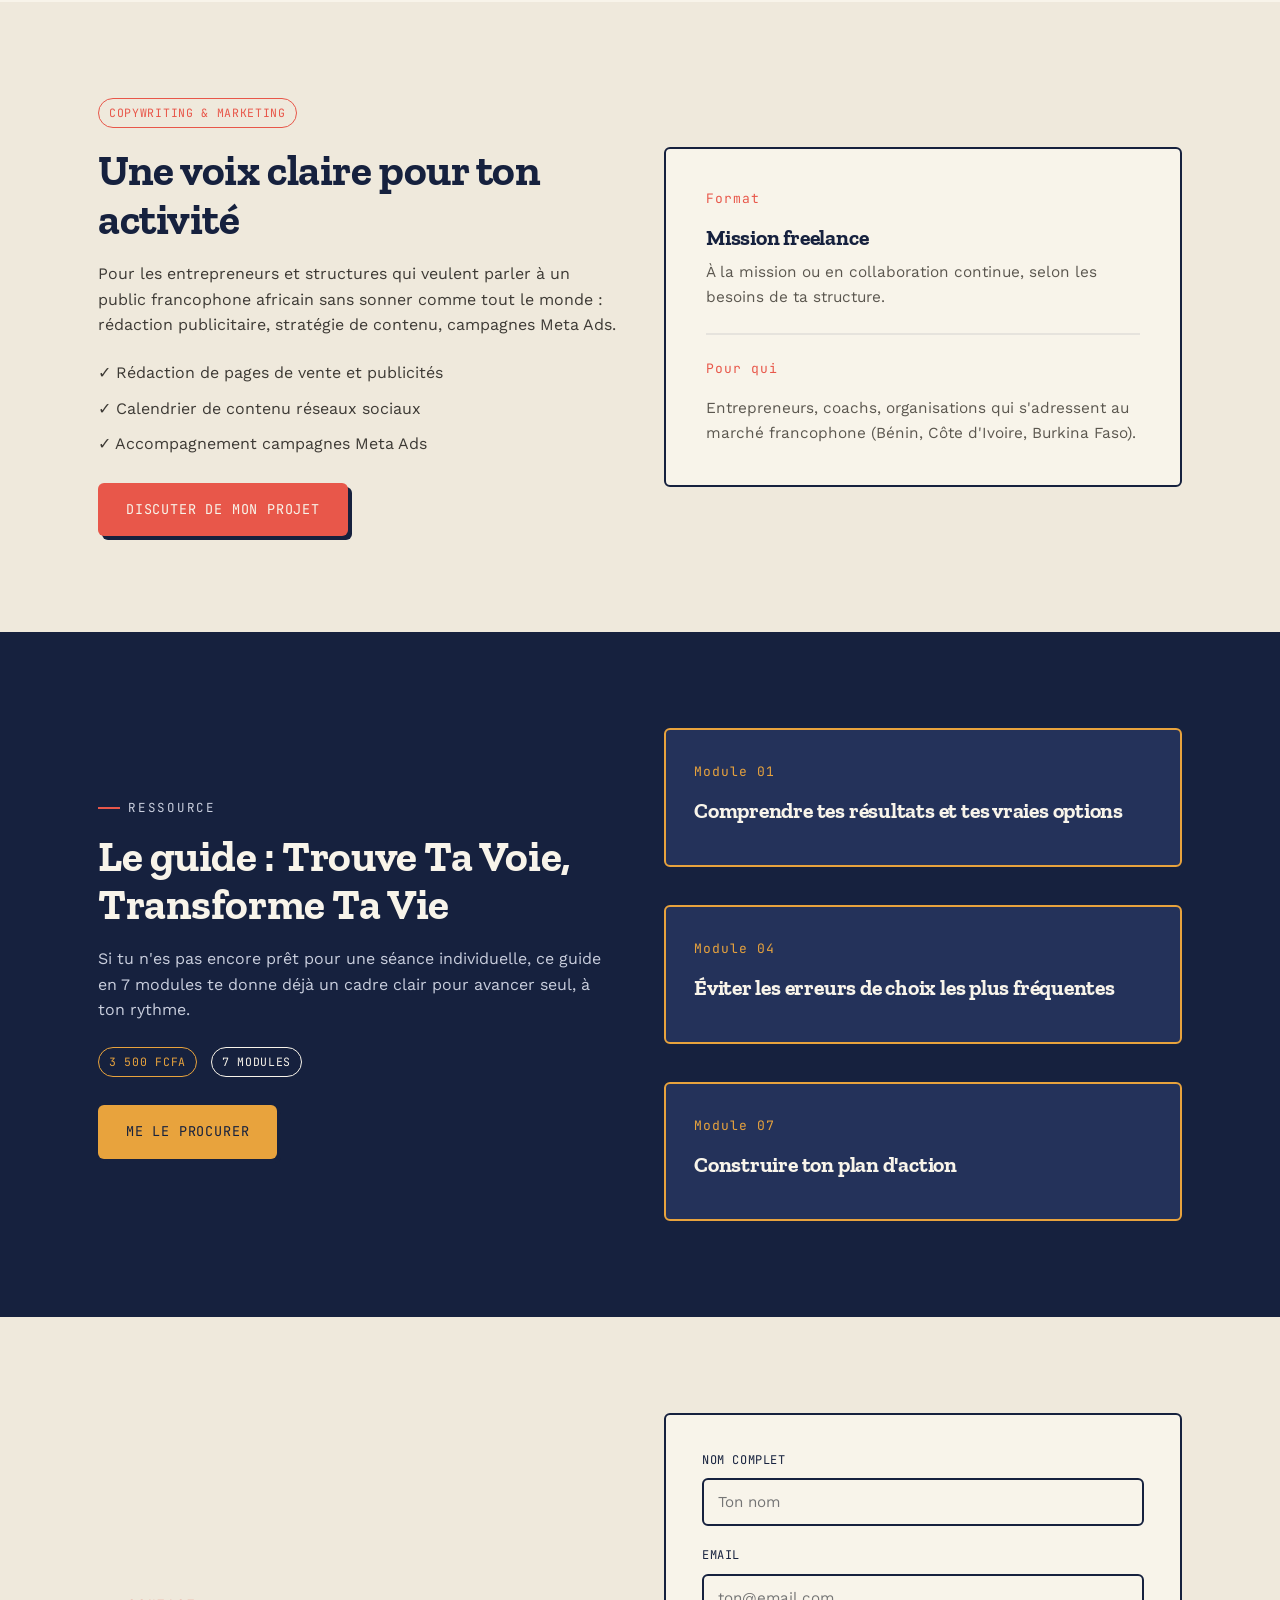
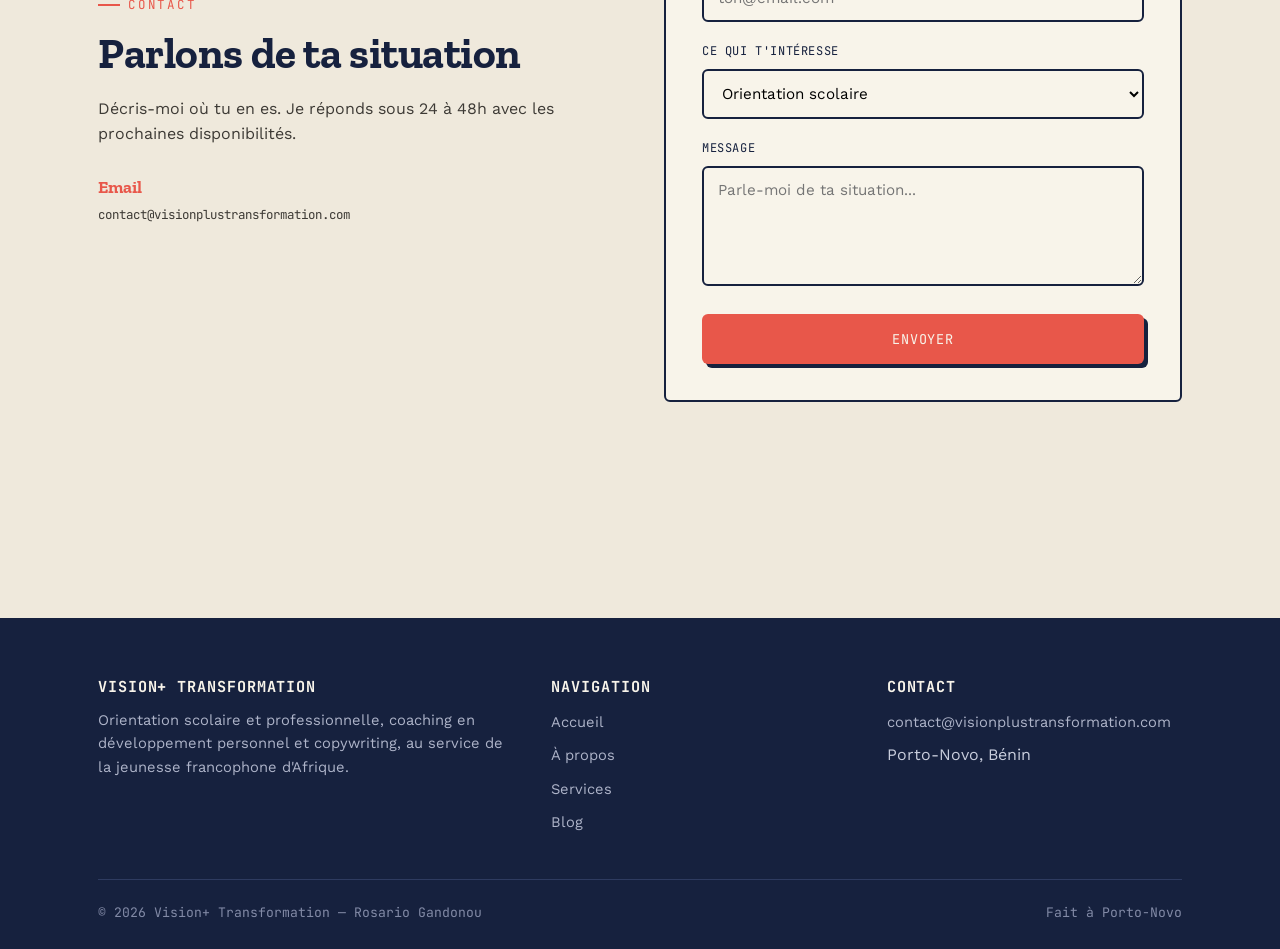
<file: services.html>
<!DOCTYPE html>
<html lang="fr">
<head>
<meta charset="UTF-8">
<meta name="viewport" content="width=device-width, initial-scale=1.0">
<title>Services — Vision+ Transformation</title>
<meta name="description" content="Orientation scolaire, coaching en développement personnel et copywriting digital avec Rosario Gandonou.">
<link rel="preconnect" href="https://fonts.googleapis.com">
<link href="https://fonts.googleapis.com/css2?family=Zilla+Slab:wght@500;600;700&family=Work+Sans:wght@400;500;600;700&family=JetBrains+Mono:wght@500;600&display=swap" rel="stylesheet">
<link rel="stylesheet" href="style.css">
</head>
<body>

<header class="site-header">
  <div class="wrap nav">
    <a href="index.html" class="logo">Vision<span>+</span> Transformation</a>
    <nav class="nav-links">
      <a href="index.html">Accueil</a>
      <a href="a-propos.html">À propos</a>
      <a href="services.html" class="active">Services</a>
      <a href="blog.html">Blog</a>
      <a href="services.html#contact" class="btn btn-gold nav-cta">Réserver une séance</a>
    </nav>
    <button class="nav-toggle" aria-label="Menu">
      <svg width="26" height="20" viewBox="0 0 26 20" fill="none"><path d="M0 1H26M0 10H26M0 19H26" stroke="#16213E" stroke-width="2"/></svg>
    </button>
  </div>
</header>

<section class="page-hero">
  <div class="wrap">
    <p class="eyebrow">Services</p>
    <h1>Trois manières de t'accompagner</h1>
    <p class="lede">Choisis ce dont tu as besoin aujourd'hui — orientation, remise en confiance, ou visibilité pour ton activité.</p>
  </div>
</section>

<!-- SERVICE 1 -->
<section id="orientation">
  <div class="wrap grid-2">
    <div>
      <span class="tag tag-coral">Orientation scolaire</span>
      <h2 style="margin-top:18px;">Choisir sa filière avec clarté</h2>
      <p style="margin:18px 0 22px;">Une séance individuelle pour faire le point : tes résultats au bac, tes centres d'intérêt réels, les filières qui existent vraiment au Bénin et à l'étranger, et les débouchés concrets derrière chaque sigle.</p>
      <ul style="margin-bottom:26px;">
        <li style="margin-bottom:10px;">✓ Bilan de personnalité et d'intérêts</li>
        <li style="margin-bottom:10px;">✓ Cartographie des filières adaptées à ton profil</li>
        <li style="margin-bottom:10px;">✓ Plan d'action pour les inscriptions et démarches</li>
      </ul>
      <a href="#contact" class="btn btn-primary">Réserver cette séance</a>
    </div>
    <div class="card" style="padding:40px;">
      <span class="num">Format</span>
      <h3>Séance individuelle</h3>
      <p style="margin-bottom:20px;">En visio ou en présentiel à Porto-Novo, 60 à 90 minutes, suivie d'une synthèse écrite.</p>
      <div class="divider" style="margin:24px 0;"></div>
      <span class="num">Pour qui</span>
      <p>Nouveaux bacheliers, élèves de terminale, parents en recherche d'accompagnement pour leur enfant.</p>
    </div>
  </div>
</section>

<!-- SERVICE 2 -->
<section class="section-alt" id="coaching">
  <div class="wrap grid-2">
    <div class="card" style="padding:40px;order:2;" data-order>
      <span class="num">Format</span>
      <h3>Suivi sur plusieurs semaines</h3>
      <p style="margin-bottom:20px;">Un accompagnement progressif, avec des objectifs fixés ensemble et un point d'étape régulier.</p>
      <div class="divider" style="margin:24px 0;"></div>
      <span class="num">Pour qui</span>
      <p>Jeunes en perte de confiance, en transition (fin d'études, changement de filière, premier emploi).</p>
    </div>
    <div>
      <span class="tag tag-forest">Coaching</span>
      <h2 style="margin-top:18px;">Retrouver confiance en soi</h2>
      <p style="margin:18px 0 22px;">Beaucoup de jeunes doutent d'eux-mêmes non pas par manque de talent, mais par manque de repères. On travaille ensemble sur l'estime de soi, la gestion de la pression familiale et sociale, et la capacité à se fixer des objectifs réalistes.</p>
      <ul style="margin-bottom:26px;">
        <li style="margin-bottom:10px;">✓ Travail sur l'estime de soi et les croyances limitantes</li>
        <li style="margin-bottom:10px;">✓ Gestion de la pression familiale et sociale</li>
        <li style="margin-bottom:10px;">✓ Définition d'objectifs personnels concrets</li>
      </ul>
      <a href="#contact" class="btn btn-primary">Démarrer un accompagnement</a>
    </div>
  </div>
</section>

<!-- SERVICE 3 -->
<section id="copywriting">
  <div class="wrap grid-2">
    <div>
      <span class="tag tag-coral">Copywriting & marketing</span>
      <h2 style="margin-top:18px;">Une voix claire pour ton activité</h2>
      <p style="margin:18px 0 22px;">Pour les entrepreneurs et structures qui veulent parler à un public francophone africain sans sonner comme tout le monde : rédaction publicitaire, stratégie de contenu, campagnes Meta Ads.</p>
      <ul style="margin-bottom:26px;">
        <li style="margin-bottom:10px;">✓ Rédaction de pages de vente et publicités</li>
        <li style="margin-bottom:10px;">✓ Calendrier de contenu réseaux sociaux</li>
        <li style="margin-bottom:10px;">✓ Accompagnement campagnes Meta Ads</li>
      </ul>
      <a href="#contact" class="btn btn-primary">Discuter de mon projet</a>
    </div>
    <div class="card" style="padding:40px;">
      <span class="num">Format</span>
      <h3>Mission freelance</h3>
      <p style="margin-bottom:20px;">À la mission ou en collaboration continue, selon les besoins de ta structure.</p>
      <div class="divider" style="margin:24px 0;"></div>
      <span class="num">Pour qui</span>
      <p>Entrepreneurs, coachs, organisations qui s'adressent au marché francophone (Bénin, Côte d'Ivoire, Burkina Faso).</p>
    </div>
  </div>
</section>

<!-- GUIDE -->
<section class="section-dark" id="guide">
  <div class="wrap grid-2">
    <div>
      <p class="eyebrow">Ressource</p>
      <h2>Le guide : Trouve Ta Voie, Transforme Ta Vie</h2>
      <p style="margin:18px 0 24px;">Si tu n'es pas encore prêt pour une séance individuelle, ce guide en 7 modules te donne déjà un cadre clair pour avancer seul, à ton rythme.</p>
      <div style="display:flex;gap:14px;align-items:center;margin-bottom:28px;">
        <span class="tag" style="border-color:var(--gold);color:var(--gold);">3 500 FCFA</span>
        <span class="tag" style="border-color:var(--paper-hi);color:var(--paper-hi);">7 modules</span>
      </div>
      <a href="#contact" class="btn btn-gold">Me le procurer</a>
    </div>
    <div>
      <div class="card" style="background:var(--ink-soft);border-color:var(--gold);">
        <span class="num" style="color:var(--gold);">Module 01</span>
        <h3 style="color:var(--paper-hi);">Comprendre tes résultats et tes vraies options</h3>
      </div>
      <div class="divider" style="margin:18px 0;opacity:.15;"></div>
      <div class="card" style="background:var(--ink-soft);border-color:var(--gold);">
        <span class="num" style="color:var(--gold);">Module 04</span>
        <h3 style="color:var(--paper-hi);">Éviter les erreurs de choix les plus fréquentes</h3>
      </div>
      <div class="divider" style="margin:18px 0;opacity:.15;"></div>
      <div class="card" style="background:var(--ink-soft);border-color:var(--gold);">
        <span class="num" style="color:var(--gold);">Module 07</span>
        <h3 style="color:var(--paper-hi);">Construire ton plan d'action</h3>
      </div>
    </div>
  </div>
</section>

<!-- CONTACT -->
<section id="contact">
  <div class="wrap grid-2">
    <div>
      <p class="eyebrow">Contact</p>
      <h2>Parlons de ta situation</h2>
      <p style="margin:18px 0 26px;">Décris-moi où tu en es. Je réponds sous 24 à 48h avec les prochaines disponibilités.</p>
      <div class="stat-row" style="margin-top:0;">
        <div class="stat">
          <b style="color:var(--coral);font-size:1.1rem;">Email</b>
          <span style="color:var(--slate);text-transform:none;letter-spacing:0;">contact@visionplustransformation.com</span>
        </div>
      </div>
    </div>
    <form class="card" style="padding:36px;" onsubmit="event.preventDefault(); this.querySelector('.form-success').style.display='block'; this.reset();">
      <div class="form-row">
        <label for="name">Nom complet</label>
        <input id="name" type="text" required placeholder="Ton nom">
      </div>
      <div class="form-row">
        <label for="email">Email</label>
        <input id="email" type="email" required placeholder="ton@email.com">
      </div>
      <div class="form-row">
        <label for="service">Ce qui t'intéresse</label>
        <select id="service">
          <option>Orientation scolaire</option>
          <option>Coaching développement personnel</option>
          <option>Copywriting / marketing digital</option>
          <option>Le guide Trouve Ta Voie</option>
        </select>
      </div>
      <div class="form-row">
        <label for="message">Message</label>
        <textarea id="message" required placeholder="Parle-moi de ta situation..."></textarea>
      </div>
      <button type="submit" class="btn btn-primary" style="width:100%;justify-content:center;">Envoyer</button>
      <p class="form-success" style="display:none;margin-top:16px;color:var(--forest);font-size:.9rem;">Message prêt à être envoyé — connecte ce formulaire à ton email (voir note technique) pour qu'il t'arrive vraiment.</p>
    </form>
  </div>
</section>

<footer class="site-footer">
  <div class="wrap">
    <div class="footer-grid">
      <div>
        <h4>Vision+ Transformation</h4>
        <p>Orientation scolaire et professionnelle, coaching en développement personnel et copywriting, au service de la jeunesse francophone d'Afrique.</p>
      </div>
      <div>
        <h4>Navigation</h4>
        <ul>
          <li><a href="index.html">Accueil</a></li>
          <li><a href="a-propos.html">À propos</a></li>
          <li><a href="services.html">Services</a></li>
          <li><a href="blog.html">Blog</a></li>
        </ul>
      </div>
      <div>
        <h4>Contact</h4>
        <ul>
          <li><a href="mailto:contact@visionplustransformation.com">contact@visionplustransformation.com</a></li>
          <li>Porto-Novo, Bénin</li>
        </ul>
      </div>
    </div>
    <div class="footer-bottom">
      <span>© <span data-year></span> Vision+ Transformation — Rosario Gandonou</span>
      <span>Fait à Porto-Novo</span>
    </div>
  </div>
</footer>

<script src="script.js"></script>
</body>
</html>
</file>
<file: style.css>
/* ============================================
   VISION+ TRANSFORMATION — Design tokens
   ============================================ */
:root{
  --ink:        #16213E;   /* nuit / indécision */
  --ink-soft:   #24325A;
  --gold:       #E8A33D;   /* la lumière qui montre la route */
  --gold-soft:  #F4C878;
  --coral:      #E8574A;   /* énergie / action */
  --paper:      #EFE9DC;   /* respiration chaude */
  --paper-hi:   #F8F4EA;
  --forest:     #2F6B4F;   /* croissance / réussite */
  --slate:      #3D3A35;   /* texte sur clair */

  --font-display: 'Zilla Slab', Georgia, serif;
  --font-body:    'Work Sans', -apple-system, sans-serif;
  --font-mono:    'JetBrains Mono', monospace;

  --container: 1140px;
  --radius: 6px;
}

*{margin:0;padding:0;box-sizing:border-box;}
html{scroll-behavior:smooth;}
body{
  font-family:var(--font-body);
  color:var(--slate);
  background:var(--paper);
  line-height:1.6;
  -webkit-font-smoothing:antialiased;
}
a{color:inherit;text-decoration:none;}
img,svg{display:block;max-width:100%;}
ul{list-style:none;}

.wrap{max-width:var(--container);margin:0 auto;padding:0 28px;}

/* ---------- eyebrow / mono labels (signage feel) ---------- */
.eyebrow{
  font-family:var(--font-mono);
  font-size:12.5px;
  letter-spacing:.14em;
  text-transform:uppercase;
  color:var(--coral);
  display:inline-flex;
  align-items:center;
  gap:8px;
  margin-bottom:14px;
}
.eyebrow::before{
  content:"";
  width:22px;height:2px;
  background:var(--coral);
  display:inline-block;
}

/* ---------- headings ---------- */
h1,h2,h3,h4{
  font-family:var(--font-display);
  font-weight:700;
  line-height:1.12;
  color:var(--ink);
  letter-spacing:-.01em;
}
h1{font-size:clamp(2.4rem,5.2vw,4.2rem);}
h2{font-size:clamp(1.9rem,3.4vw,2.7rem);}
h3{font-size:1.35rem;}
p{color:var(--slate);}
.lede{font-size:1.15rem;color:#5b574f;max-width:56ch;}

/* ---------- buttons ---------- */
.btn{
  display:inline-flex;
  align-items:center;
  gap:10px;
  font-family:var(--font-mono);
  font-size:13.5px;
  letter-spacing:.06em;
  text-transform:uppercase;
  padding:14px 26px;
  border-radius:var(--radius);
  border:2px solid transparent;
  cursor:pointer;
  transition:transform .15s ease, box-shadow .15s ease;
}
.btn:hover{transform:translateY(-2px);}
.btn-primary{background:var(--coral);color:var(--paper-hi);box-shadow:4px 4px 0 var(--ink);}
.btn-primary:hover{box-shadow:6px 6px 0 var(--ink);}
.btn-gold{background:var(--gold);color:var(--ink);box-shadow:4px 4px 0 var(--ink);}
.btn-gold:hover{box-shadow:6px 6px 0 var(--ink);}
.btn-ghost{background:transparent;border-color:var(--ink);color:var(--ink);}
.btn-ghost:hover{background:var(--ink);color:var(--paper-hi);}
.btn-ghost-light{background:transparent;border-color:var(--paper-hi);color:var(--paper-hi);}
.btn-ghost-light:hover{background:var(--paper-hi);color:var(--ink);}

/* ---------- nav ---------- */
.site-header{
  position:sticky;top:0;z-index:50;
  background:var(--paper);
  border-bottom:2px solid var(--ink);
}
.nav{
  display:flex;align-items:center;justify-content:space-between;
  padding:18px 0;
}
.logo{
  font-family:var(--font-display);
  font-weight:700;
  font-size:1.35rem;
  color:var(--ink);
  display:flex;align-items:baseline;gap:2px;
}
.logo span{color:var(--coral);}
.nav-links{display:flex;align-items:center;gap:34px;}
.nav-links a{
  font-family:var(--font-mono);
  font-size:13px;
  letter-spacing:.06em;
  text-transform:uppercase;
  position:relative;
  padding-bottom:4px;
}
.nav-links a::after{
  content:"";position:absolute;left:0;bottom:0;
  width:0;height:2px;background:var(--coral);
  transition:width .2s ease;
}
.nav-links a:hover::after,
.nav-links a.active::after{width:100%;}
.nav-links a.active{color:var(--coral);}
.nav-cta{font-size:12.5px;padding:11px 20px;}
.nav-toggle{display:none;background:none;border:none;cursor:pointer;}

@media(max-width:820px){
  .nav-links{
    position:fixed;top:64px;left:0;right:0;bottom:0;
    background:var(--paper);
    flex-direction:column;
    align-items:flex-start;
    padding:30px 28px;
    gap:26px;
    transform:translateX(100%);
    transition:transform .25s ease;
  }
  .nav-links.open{transform:translateX(0);}
  .nav-toggle{display:block;}
}

/* ---------- footer ---------- */
.site-footer{
  background:var(--ink);
  color:#C9CEDD;
  padding:60px 0 26px;
  margin-top:120px;
}
.footer-grid{
  display:grid;
  grid-template-columns:1.4fr 1fr 1fr;
  gap:40px;
  padding-bottom:36px;
  border-bottom:1px solid #2E3B60;
}
.footer-grid h4{color:var(--paper-hi);font-size:.95rem;margin-bottom:14px;font-family:var(--font-mono);letter-spacing:.06em;text-transform:uppercase;}
.footer-grid p, .footer-grid a{color:#AEB4C9;font-size:.92rem;}
.footer-grid li{margin-bottom:8px;}
.footer-grid a:hover{color:var(--gold);}
.footer-bottom{
  display:flex;justify-content:space-between;align-items:center;
  padding-top:22px;font-size:.82rem;color:#828AA6;
  font-family:var(--font-mono);
}
@media(max-width:720px){
  .footer-grid{grid-template-columns:1fr;}
  .footer-bottom{flex-direction:column;gap:10px;align-items:flex-start;}
}

/* ---------- section rhythm ---------- */
section{padding:96px 0;}
.section-alt{background:var(--paper-hi);}
.section-dark{background:var(--ink);color:var(--paper-hi);}
.section-dark h2,.section-dark h3{color:var(--paper-hi);}
.section-dark p{color:#C9CEDD;}

.section-head{max-width:640px;margin-bottom:56px;}

/* ---------- utility grids ---------- */
.grid-3{display:grid;grid-template-columns:repeat(3,1fr);gap:28px;}
.grid-2{display:grid;grid-template-columns:1fr 1fr;gap:48px;align-items:center;}
@media(max-width:900px){
  .grid-3{grid-template-columns:1fr;}
  .grid-2{grid-template-columns:1fr;}
}

/* ---------- cards ---------- */
.card{
  background:var(--paper-hi);
  border:2px solid var(--ink);
  border-radius:var(--radius);
  padding:32px 28px;
  transition:transform .18s ease, box-shadow .18s ease;
}
.card:hover{transform:translateY(-4px);box-shadow:6px 6px 0 var(--gold);}
.card .num{
  font-family:var(--font-mono);
  color:var(--coral);
  font-size:13px;
  letter-spacing:.08em;
  margin-bottom:16px;
  display:block;
}
.card h3{margin-bottom:10px;}
.card p{font-size:.96rem;color:#5b574f;}

/* ---------- hero crossroads ---------- */
.hero{
  background:var(--ink);
  color:var(--paper-hi);
  padding:70px 0 40px;
  position:relative;
  overflow:hidden;
}
.hero .wrap{
  display:grid;
  grid-template-columns:1.05fr .95fr;
  gap:40px;
  align-items:center;
}
.hero h1{color:var(--paper-hi);}
.hero h1 em{font-style:normal;color:var(--gold);}
.hero .lede{color:#C9CEDD;margin:22px 0 34px;}
.hero-actions{display:flex;gap:16px;flex-wrap:wrap;}
@media(max-width:900px){
  .hero .wrap{grid-template-columns:1fr;}
}

/* ---------- quote / signature strip ---------- */
.quote-strip{
  background:var(--gold);
  padding:64px 0;
}
.quote-strip blockquote{
  font-family:var(--font-display);
  font-size:clamp(1.4rem,2.6vw,2rem);
  color:var(--ink);
  max-width:820px;
  line-height:1.3;
}
.quote-strip cite{
  display:block;
  margin-top:18px;
  font-family:var(--font-mono);
  font-style:normal;
  font-size:.85rem;
  letter-spacing:.06em;
  text-transform:uppercase;
  color:var(--ink);
  opacity:.75;
}

/* ---------- misc ---------- */
.tag{
  font-family:var(--font-mono);
  font-size:11.5px;
  letter-spacing:.06em;
  text-transform:uppercase;
  padding:5px 10px;
  border:1px solid var(--ink);
  border-radius:20px;
  display:inline-block;
}
.tag-forest{border-color:var(--forest);color:var(--forest);}
.tag-coral{border-color:var(--coral);color:var(--coral);}

.divider{height:2px;background:var(--ink);opacity:.08;margin:70px 0;}

.stat-row{display:flex;gap:56px;flex-wrap:wrap;margin-top:20px;}
.stat b{
  display:block;
  font-family:var(--font-display);
  font-size:2.1rem;
  color:var(--gold);
}
.stat span{
  font-family:var(--font-mono);
  font-size:.78rem;
  letter-spacing:.05em;
  text-transform:uppercase;
  color:#AEB4C9;
}

/* page hero (sub-pages, shorter) */
.page-hero{
  background:var(--ink);
  color:var(--paper-hi);
  padding:72px 0 64px;
}
.page-hero h1{color:var(--paper-hi);font-size:clamp(2.1rem,4.2vw,3.2rem);}
.page-hero .lede{color:#C9CEDD;margin-top:16px;}

/* blog cards */
.blog-card{
  background:var(--paper-hi);
  border:2px solid var(--ink);
  border-radius:var(--radius);
  overflow:hidden;
  display:flex;flex-direction:column;
  transition:transform .18s ease, box-shadow .18s ease;
}
.blog-card:hover{transform:translateY(-4px);box-shadow:6px 6px 0 var(--coral);}
.blog-card .thumb{
  height:150px;
  background:linear-gradient(135deg,var(--ink),var(--ink-soft));
  position:relative;
}
.blog-card .thumb svg{position:absolute;inset:0;width:100%;height:100%;}
.blog-card .body{padding:24px;flex:1;display:flex;flex-direction:column;}
.blog-card .meta{
  font-family:var(--font-mono);
  font-size:11px;
  letter-spacing:.05em;
  text-transform:uppercase;
  color:var(--coral);
  margin-bottom:10px;
}
.blog-card h3{font-size:1.15rem;margin-bottom:10px;}
.blog-card p{font-size:.92rem;color:#5b574f;flex:1;}
.blog-card .read{
  margin-top:16px;
  font-family:var(--font-mono);
  font-size:12px;
  letter-spacing:.05em;
  text-transform:uppercase;
  color:var(--ink);
}

/* team / about photo block replacement (illustration) */
.portrait-frame{
  border:3px solid var(--ink);
  border-radius:var(--radius);
  padding:10px;
  background:var(--paper-hi);
}

/* contact form */
.form-row{margin-bottom:20px;}
.form-row label{
  display:block;
  font-family:var(--font-mono);
  font-size:12px;
  letter-spacing:.05em;
  text-transform:uppercase;
  margin-bottom:8px;
  color:var(--ink);
}
.form-row input,.form-row textarea,.form-row select{
  width:100%;
  border:2px solid var(--ink);
  border-radius:var(--radius);
  padding:13px 14px;
  font-family:var(--font-body);
  font-size:.95rem;
  background:var(--paper-hi);
}
.form-row textarea{resize:vertical;min-height:120px;}
</file>
